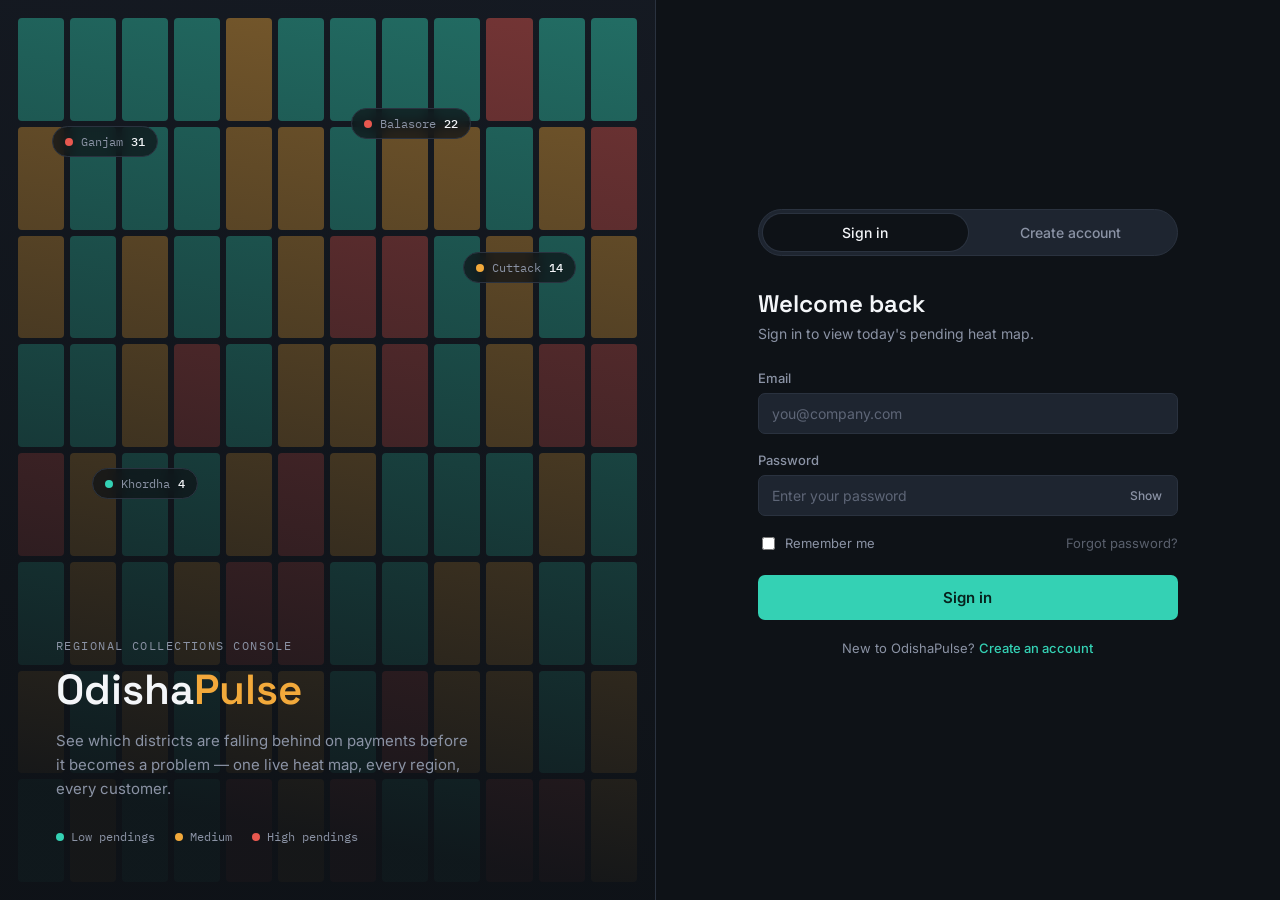
<file: index.html>
<!DOCTYPE html>
<html lang="en">
<head>
  <meta charset="UTF-8" />
  <meta name="viewport" content="width=device-width, initial-scale=1.0" />
  <title>OdishaPulse — Regional Collections Console</title>

  <link rel="preconnect" href="https://fonts.googleapis.com" />
  <link rel="preconnect" href="https://fonts.gstatic.com" crossorigin />
  <link
    href="https://fonts.googleapis.com/css2?family=Space+Grotesk:wght@500;600;700&family=Inter:wght@400;500;600&family=IBM+Plex+Mono:wght@500&display=swap"
    rel="stylesheet"/>

  <link rel="stylesheet" href="login.css" />
</head>
<body>

  <div class="page">

    <!-- ===================== BRAND / VISUAL PANEL ===================== -->
    <aside class="brand-panel">
      <div class="heat-grid" id="heat-grid" aria-hidden="true"></div>
      <div class="brand-overlay" aria-hidden="true"></div>

      <!-- A few sample district chips sitting over the grid -->
      <div class="chip chip--1"><span class="dot dot--high"></span>Ganjam <strong>31</strong></div>
      <div class="chip chip--2"><span class="dot dot--mid"></span>Cuttack <strong>14</strong></div>
      <div class="chip chip--3"><span class="dot dot--low"></span>Khordha <strong>4</strong></div>
      <div class="chip chip--4"><span class="dot dot--high"></span>Balasore <strong>22</strong></div>

      <div class="brand-content">
        <p class="eyebrow">REGIONAL COLLECTIONS CONSOLE</p>
        <h1 class="brand-name">Odisha<span>Pulse</span></h1>
        <p class="brand-tag">
          See which districts are falling behind on payments before it becomes a problem —
          one live heat map, every region, every customer.
        </p>

        <ul class="legend">
          <li><span class="dot dot--low"></span>Low pendings</li>
          <li><span class="dot dot--mid"></span>Medium</li>
          <li><span class="dot dot--high"></span>High pendings</li>
        </ul>
      </div>
    </aside>

    <!-- ===================== AUTH PANEL ===================== -->
    <main class="auth-panel">
      <div class="auth-card">

        <div class="tabs" role="tablist" aria-label="Authentication">
          <button type="button" class="tab tab--active" id="tab-login" role="tab" aria-selected="true">
            Sign in
          </button>
          <button type="button" class="tab" id="tab-signup" role="tab" aria-selected="false">
            Create account
          </button>
        </div>

        <!-- ---------- LOGIN FORM ---------- -->
        <form id="login-form" class="auth-form" novalidate>
          <h2>Welcome back</h2>
          <p class="sub">Sign in to view today's pending heat map.</p>

          <div class="field">
            <label for="login-email">Email</label>
            <input
              type="email"
              id="login-email"
              name="email"
              placeholder="you@company.com"
              autocomplete="email"
              required
            />
            <span class="error" id="login-email-error"></span>
          </div>

          <div class="field">
            <label for="login-password">Password</label>
            <div class="password-field">
              <input
                type="password"
                id="login-password"
                name="password"
                placeholder="Enter your password"
                autocomplete="current-password"
                required
              />
              <button type="button" class="toggle-visibility" data-target="login-password" aria-pressed="false">
                Show
              </button>
            </div>
            <span class="error" id="login-password-error"></span>
          </div>

          <div class="row-between">
            <label class="checkbox">
              <input type="checkbox" id="remember-me" />
              Remember me
            </label>
            <span class="link-muted" style="cursor: not-allowed; opacity: 0.6;" title="Not available in demo mode">
            Forgot password?
            </span>
          </div>

          <button type="submit" class="btn-primary">Sign in</button>

          <p class="form-footnote">
            New to OdishaPulse?
            <button type="button" class="link-inline" id="go-signup">Create an account</button>
          </p>
        </form>

        <!-- ---------- SIGNUP FORM ---------- -->
        <form id="signup-form" class="auth-form" novalidate hidden>
          <h2>Create your account</h2>
          <p class="sub">Get access to the regional collections dashboard.</p>

          <div class="field">
            <label for="signup-name">Full name</label>
            <input type="text" id="signup-name" name="name" placeholder="Asha Patnaik" autocomplete="name" required />
            <span class="error" id="signup-name-error"></span>
          </div>

          <div class="field">
            <label for="signup-email">Work email</label>
            <input
              type="email"
              id="signup-email"
              name="email"
              placeholder="you@company.com"
              autocomplete="email"
              required
            />
            <span class="error" id="signup-email-error"></span>
          </div>

          <div class="field">
            <label for="signup-phone">Phone number <span class="optional">(optional)</span></label>
            <input
              type="tel"
              id="signup-phone"
              name="phone"
              placeholder="98XXXXXXXX"
              autocomplete="tel"
              inputmode="numeric"
            />
            <span class="error" id="signup-phone-error"></span>
          </div>

          <div class="field">
            <label for="signup-region">Primary region</label>
            <select id="signup-region" name="region" required>
              <option value="" disabled selected>Select a district</option>
              <option>Angul</option>
              <option>Balangir</option>
              <option>Balasore</option>
              <option>Bargarh</option>
              <option>Bhadrak</option>
              <option>Boudh</option>
              <option>Cuttack</option>
              <option>Deogarh</option>
              <option>Dhenkanal</option>
              <option>Gajapati</option>
              <option>Ganjam</option>
              <option>Jagatsinghpur</option>
              <option>Jajpur</option>
              <option>Jharsuguda</option>
              <option>Kalahandi</option>
              <option>Kandhamal</option>
              <option>Kendrapara</option>
              <option>Kendujhar</option>
              <option>Khordha</option>
              <option>Koraput</option>
              <option>Malkangiri</option>
              <option>Mayurbhanj</option>
              <option>Nabarangpur</option>
              <option>Nayagarh</option>
              <option>Nuapada</option>
              <option>Puri</option>
              <option>Rayagada</option>
              <option>Sambalpur</option>
              <option>Subarnapur</option>
              <option>Sundargarh</option>
            </select>
            <span class="error" id="signup-region-error"></span>
          </div>

          <div class="field">
            <label for="signup-password">Password</label>
            <div class="password-field">
              <input
                type="password"
                id="signup-password"
                name="password"
                placeholder="At least 8 characters"
                autocomplete="new-password"
                required
              />
              <button type="button" class="toggle-visibility" data-target="signup-password" aria-pressed="false">
                Show
              </button>
            </div>
            <div class="strength-meter" id="strength-meter" aria-hidden="true">
              <span></span>
            </div>
            <span class="error" id="signup-password-error"></span>
          </div>

          <div class="field">
            <label for="signup-confirm">Confirm password</label>
            <input
              type="password"
              id="signup-confirm"
              name="confirm"
              placeholder="Re-enter password"
              autocomplete="new-password"
              required
            />
            <span class="error" id="signup-confirm-error"></span>
          </div>

          <button type="submit" class="btn-primary">Create account</button>

          <p class="form-footnote">
            Already have an account?
            <button type="button" class="link-inline" id="go-login">Sign in</button>
          </p>
        </form>

        <div class="form-status" id="form-status" role="status" aria-live="polite"></div>
      </div>
    </main>

  </div>

  <script src="login.js"></script>
</body>
</html>
</file>
<file: login.css>
:root {
  --ink: #0e1217;
  --panel: #161b24;
  --panel-2: #1e2530;
  --line: #2a323f;
  --line-soft: #232a35;
  --text: #f4f6f9;
  --mist: #8b93a5;
  --mist-dim: #5e6677;

  --teal: #34d1b4;
  --amber: #f2a93b;
  --crimson: #e8584f;

  --teal-soft: rgba(52, 209, 180, 0.16);
  --amber-soft: rgba(242, 169, 59, 0.16);
  --crimson-soft: rgba(232, 88, 79, 0.18);

  --radius-lg: 16px;
  --radius: 10px;
  --radius-sm: 7px;

  --font-display: "Space Grotesk", sans-serif;
  --font-body: "Inter", sans-serif;
  --font-mono: "IBM Plex Mono", monospace;
}

* {
  box-sizing: border-box;
}

html,
body {
  margin: 0;
  padding: 0;
  background: var(--ink);
  color: var(--text);
  font-family: var(--font-body);
  -webkit-font-smoothing: antialiased;
}

a {
  color: inherit;
}

button {
  font-family: inherit;
}

/* ===================== PAGE LAYOUT ===================== */

.page {
  min-height: 100vh;
  display: grid;
  grid-template-columns: 1.05fr 1fr;
}

@media (max-width: 920px) {
  .page {
    grid-template-columns: 1fr;
  }
}

/* ===================== BRAND PANEL ===================== */

.brand-panel {
  position: relative;
  overflow: hidden;
  background: var(--panel);
  border-right: 1px solid var(--line);
  display: flex;
  align-items: flex-end;
  padding: 56px;
  min-height: 320px;
}

@media (max-width: 920px) {
  .brand-panel {
    border-right: none;
    border-bottom: 1px solid var(--line);
    padding: 36px 28px;
    min-height: 280px;
  }
}

.heat-grid {
  position: absolute;
  inset: 0;
  display: grid;
  grid-template-columns: repeat(12, 1fr);
  grid-template-rows: repeat(8, 1fr);
  gap: 6px;
  padding: 18px;
}

.heat-grid .cell {
  border-radius: 4px;
  opacity: 0.55;
  animation: pulse 5s ease-in-out infinite;
}

.cell--low {
  background: var(--teal);
}
.cell--mid {
  background: var(--amber);
}
.cell--high {
  background: var(--crimson);
}

@keyframes pulse {
  0%,
  100% {
    opacity: 0.3;
    transform: scale(0.96);
  }
  50% {
    opacity: 0.75;
    transform: scale(1);
  }
}

@media (prefers-reduced-motion: reduce) {
  .heat-grid .cell {
    animation: none;
    opacity: 0.5;
  }
}

.brand-overlay {
  position: absolute;
  inset: 0;
  background: linear-gradient(
    190deg,
    rgba(14, 18, 23, 0.15) 0%,
    rgba(14, 18, 23, 0.55) 45%,
    rgba(14, 18, 23, 0.94) 88%
  );
}

.chip {
  position: absolute;
  z-index: 2;
  display: flex;
  align-items: center;
  gap: 8px;
  background: rgba(14, 18, 23, 0.72);
  border: 1px solid var(--line);
  backdrop-filter: blur(6px);
  padding: 7px 12px;
  border-radius: 999px;
  font-family: var(--font-mono);
  font-size: 12px;
  color: var(--mist);
}

.chip strong {
  color: var(--text);
  font-weight: 500;
}

.chip--1 {
  top: 14%;
  left: 8%;
}
.chip--2 {
  top: 28%;
  right: 12%;
}
.chip--3 {
  top: 52%;
  left: 14%;
}
.chip--4 {
  top: 12%;
  right: 28%;
}

@media (max-width: 920px) {
  .chip--3,
  .chip--4 {
    display: none;
  }
}

.brand-content {
  position: relative;
  z-index: 3;
  max-width: 460px;
}

.eyebrow {
  font-family: var(--font-mono);
  font-size: 12px;
  letter-spacing: 0.12em;
  color: var(--mist);
  margin: 0 0 14px;
}

.brand-name {
  font-family: var(--font-display);
  font-size: 42px;
  font-weight: 600;
  line-height: 1.1;
  margin: 0 0 16px;
  color: var(--text);
}

.brand-name span {
  color: var(--amber);
}

.brand-tag {
  font-size: 15px;
  line-height: 1.6;
  color: var(--mist);
  margin: 0 0 28px;
  max-width: 420px;
}

.legend {
  display: flex;
  gap: 20px;
  list-style: none;
  padding: 0;
  margin: 0;
  font-family: var(--font-mono);
  font-size: 12px;
  color: var(--mist);
}

.legend li {
  display: flex;
  align-items: center;
  gap: 7px;
}

.dot {
  width: 8px;
  height: 8px;
  border-radius: 50%;
  display: inline-block;
}

.dot--low {
  background: var(--teal);
}
.dot--mid {
  background: var(--amber);
}
.dot--high {
  background: var(--crimson);
}

/* ===================== AUTH PANEL ===================== */

.auth-panel {
  display: flex;
  align-items: center;
  justify-content: center;
  padding: 48px 32px;
}

.auth-card {
  width: 100%;
  max-width: 420px;
}

.tabs {
  display: flex;
  background: var(--panel-2);
  border: 1px solid var(--line);
  border-radius: 999px;
  padding: 4px;
  margin-bottom: 32px;
}

.tab {
  flex: 1;
  border: none;
  background: transparent;
  color: var(--mist);
  padding: 10px 0;
  border-radius: 999px;
  font-size: 14px;
  font-weight: 500;
  cursor: pointer;
  transition: background 0.2s ease, color 0.2s ease;
}

.tab--active {
  background: var(--ink);
  color: var(--text);
  box-shadow: 0 0 0 1px var(--line);
}

.auth-form h2 {
  font-family: var(--font-display);
  font-size: 24px;
  font-weight: 600;
  margin: 0 0 6px;
}

.auth-form .sub {
  font-size: 14px;
  color: var(--mist);
  margin: 0 0 28px;
}

.field {
  margin-bottom: 18px;
}

.field label {
  display: block;
  font-size: 13px;
  font-weight: 500;
  color: var(--mist);
  margin-bottom: 7px;
}

.optional {
  color: var(--mist-dim);
  font-weight: 400;
}

input[type="text"],
input[type="email"],
input[type="password"],
input[type="tel"],
select {
  width: 100%;
  background: var(--panel-2);
  border: 1px solid var(--line);
  color: var(--text);
  font-family: var(--font-body);
  font-size: 14px;
  padding: 11px 13px;
  border-radius: var(--radius-sm);
  outline: none;
  transition: border-color 0.15s ease, box-shadow 0.15s ease;
}

input::placeholder {
  color: var(--mist-dim);
}

input:focus,
select:focus {
  border-color: var(--teal);
  box-shadow: 0 0 0 3px var(--teal-soft);
}

input.invalid,
select.invalid {
  border-color: var(--crimson);
  box-shadow: 0 0 0 3px var(--crimson-soft);
}

select {
  appearance: none;
  background-image: linear-gradient(45deg, transparent 50%, var(--mist) 50%),
    linear-gradient(135deg, var(--mist) 50%, transparent 50%);
  background-position: calc(100% - 18px) center, calc(100% - 13px) center;
  background-size: 5px 5px, 5px 5px;
  background-repeat: no-repeat;
}

.password-field {
  position: relative;
  display: flex;
  align-items: center;
}

.password-field input {
  padding-right: 64px;
}

.toggle-visibility {
  position: absolute;
  right: 10px;
  background: none;
  border: none;
  color: var(--mist);
  font-size: 12px;
  font-weight: 500;
  cursor: pointer;
  padding: 4px 6px;
}

.toggle-visibility:hover {
  color: var(--text);
}

.error {
  display: none;
  font-size: 12px;
  color: var(--crimson);
  margin-top: 6px;
}

.error.visible {
  display: block;
}

.strength-meter {
  height: 4px;
  background: var(--line-soft);
  border-radius: 2px;
  margin-top: 9px;
  overflow: hidden;
}

.strength-meter span {
  display: block;
  height: 100%;
  width: 0%;
  border-radius: 2px;
  background: var(--crimson);
  transition: width 0.2s ease, background 0.2s ease;
}

.row-between {
  display: flex;
  align-items: center;
  justify-content: space-between;
  margin-bottom: 22px;
  font-size: 13px;
}

.checkbox {
  display: flex;
  align-items: center;
  gap: 7px;
  color: var(--mist);
  cursor: pointer;
}

.checkbox input {
  accent-color: var(--teal);
}

.link-muted {
  color: var(--mist);
  text-decoration: none;
  font-size: 13px;
}

.link-muted:hover {
  color: var(--text);
}

.btn-primary {
  width: 100%;
  background: var(--teal);
  color: #07221d;
  border: none;
  font-size: 15px;
  font-weight: 600;
  padding: 13px 0;
  border-radius: var(--radius-sm);
  cursor: pointer;
  transition: filter 0.15s ease, transform 0.05s ease;
}

.btn-primary:hover {
  filter: brightness(1.08);
}

.btn-primary:active {
  transform: translateY(1px);
}

.btn-primary:disabled {
  opacity: 0.6;
  cursor: not-allowed;
}

.form-footnote {
  text-align: center;
  font-size: 13px;
  color: var(--mist);
  margin: 20px 0 0;
}

.link-inline {
  background: none;
  border: none;
  color: var(--teal);
  font-weight: 500;
  cursor: pointer;
  padding: 0;
  font-size: 13px;
}

.link-inline:hover {
  text-decoration: underline;
}

.form-status {
  margin-top: 18px;
  font-size: 13px;
  text-align: center;
  min-height: 18px;
}

.form-status.success {
  color: var(--teal);
}

.form-status.error {
  color: var(--crimson);
}

/* Visible keyboard focus for non-input interactive elements */
.tab:focus-visible,
.toggle-visibility:focus-visible,
.link-inline:focus-visible,
.link-muted:focus-visible,
.btn-primary:focus-visible {
  outline: 2px solid var(--teal);
  outline-offset: 2px;
}
</file>
